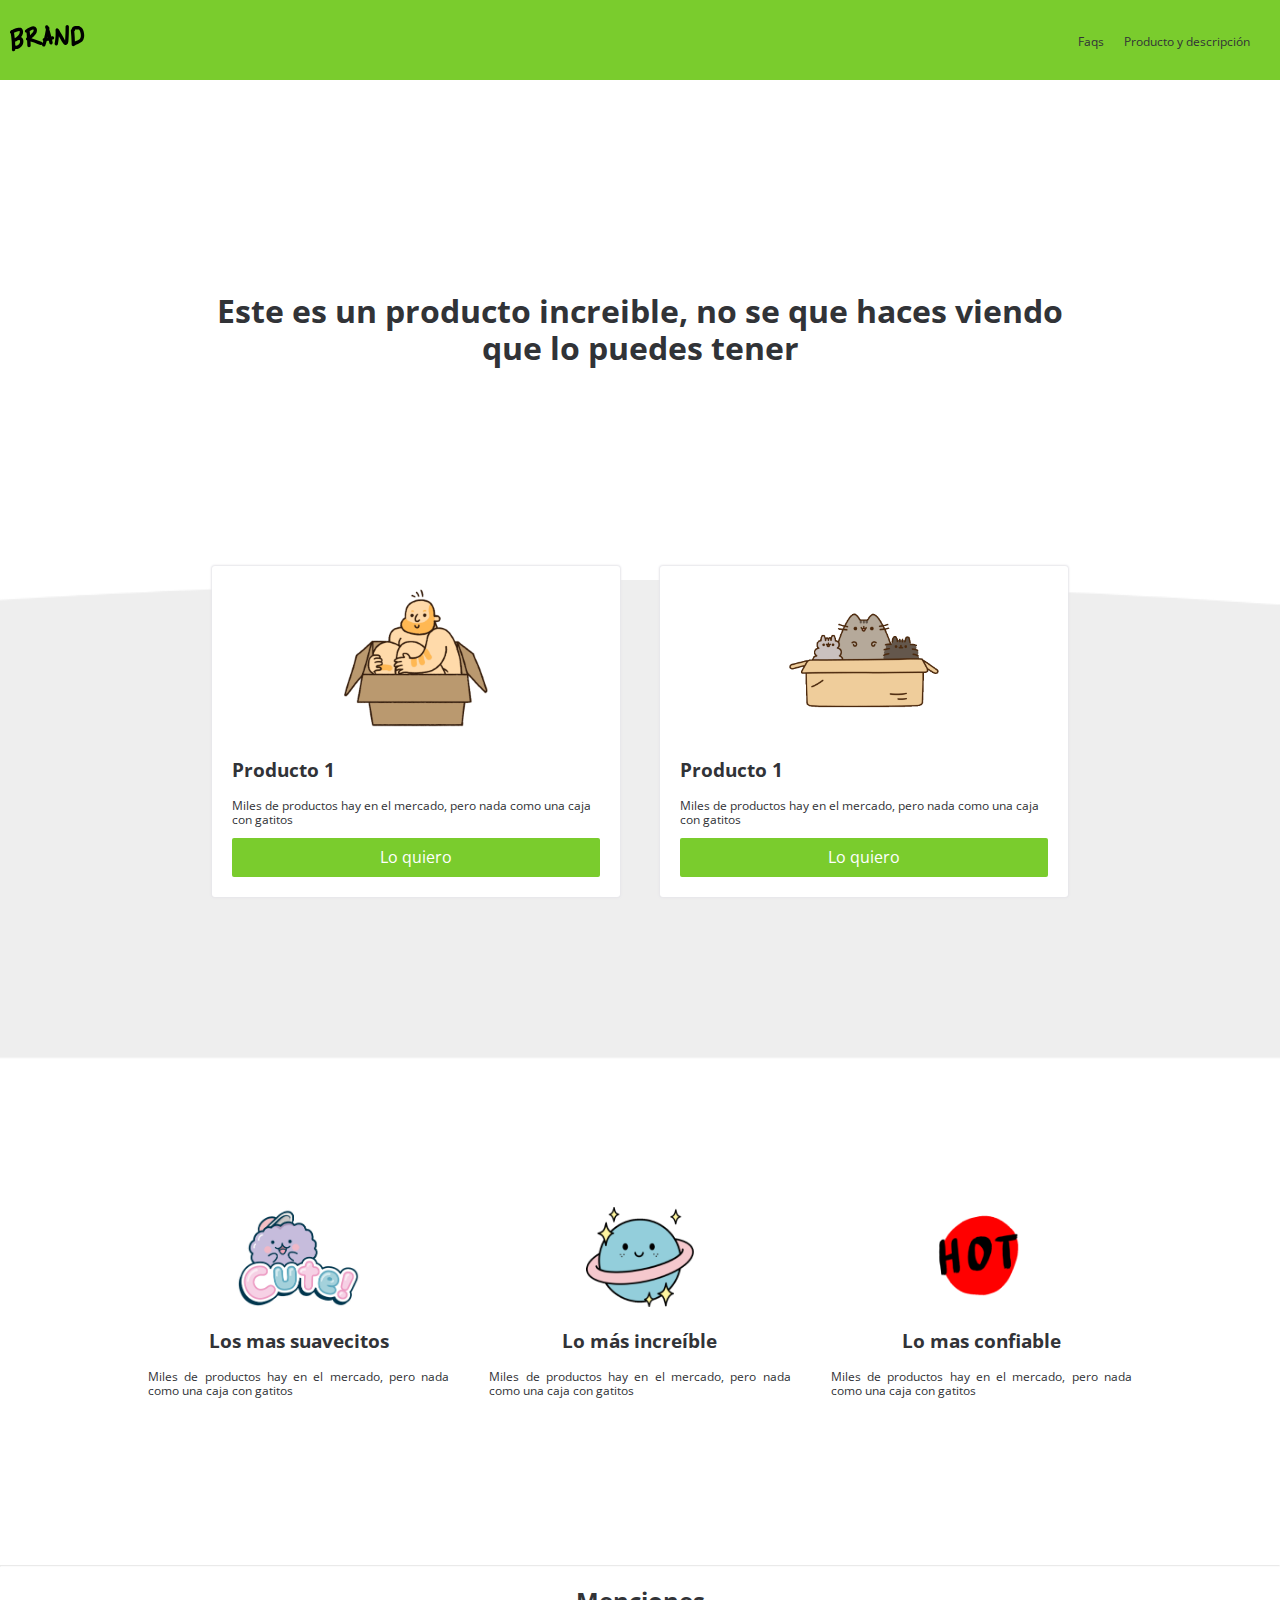
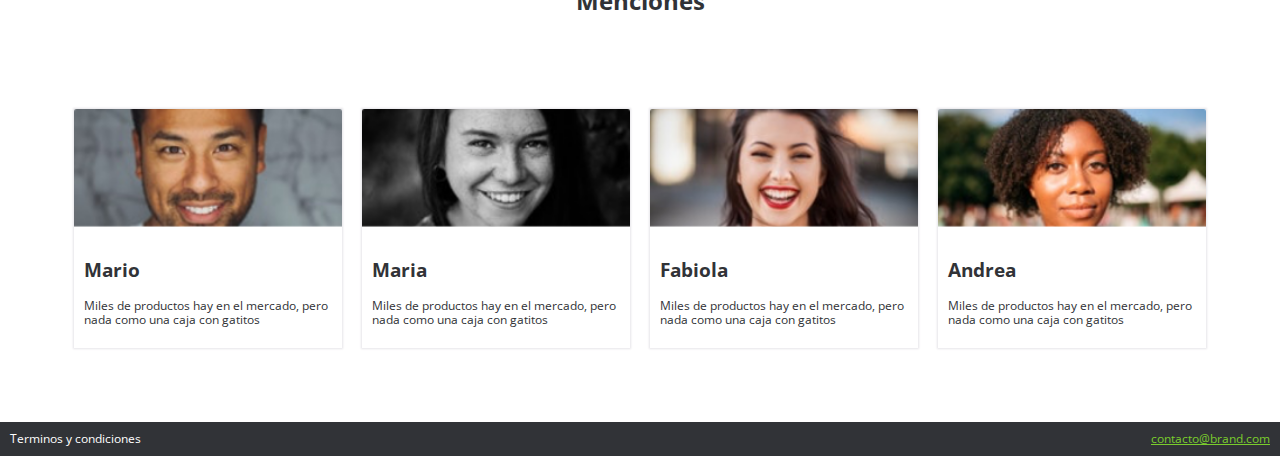
<file: index.html>
<!DOCTYPE html>
<html lang="en">
  <head>
    <meta charset="utf-8">
    <meta name="description" content="Este es un sitio de producto genial">
    <!-- Aqui podemos poner algún framework -->

    <!-- Aqui podemos poner algún framework -->
    <link rel="stylesheet" href="css/normalize.css">
    <link rel="stylesheet" href="css/estilos.css">
    <link rel="stylesheet" href="css/mobile.css">
    <link rel="stylesheet" href="css/animations.css">
    <title>BRAND📦</title>

  </head> <!-- Cierra head -->
  <body>
    <nav class="fadeInDown">
      <a href="#"><img src="images/logo.png" alt=""></a>
      <ul>
        <li>
          <a href="#">Faqs</a></li>
        <li>
          <a href="producto.html">Producto y descripción</a></li>
      </ul>
    </nav>
    <h1 class="main_section fadeIn">
      Este es un producto increible, no se que haces viendo que lo puedes tener
    </h1>
    <!-- Inicio productos -->
    <div class="products">
      <div class="product fadeInUp">
        <div class="content">
          <div class="image-product">
            <img src="images/box1.png" alt="">
          </div>
          <h3>Producto 1</h3>
          <p>Miles de productos hay en el mercado, pero nada como una caja con gatitos</p>
          <a href="venta.html">
            <button class="main_btn" href="venta.html">
            Lo quiero
            </button>
          </a>
        </div>
      </div>
      <div class="product fadeInUp">
        <div class="content">
          <div class="image-product">
            <img src="images/box2.png" alt="">
          </div>
          <h3>Producto 1</h3>
          <p>Miles de productos hay en el mercado, pero nada como una caja con gatitos</p>
          <a href="venta.html">
            <button class="main_btn" href="venta.html">
            Lo quiero
            </button>
          </a>
        </div>
      </div>
    </div>
    <!-- Fin productos -->
    <!-- Inicia beneficios -->
    <div class="beneficios">
      <div class="beneficio">
        <div class="content_beneficio">
          <img src="images/b1.png" alt="">
          <h3>Los mas suavecitos</h3>
          <p class="text_beneficio">
            Miles de productos hay en el mercado, pero nada como una caja con gatitos
          </p>
        </div>
      </div>
      <div class="beneficio">
        <div class="content_beneficio">
          <img src="images/b2.png" alt="">
          <h3>Lo más increíble</h3>
          <p class="text_beneficio">
            Miles de productos hay en el mercado, pero nada como una caja con gatitos
          </p>
        </div>
      </div>
      <div class="beneficio">
        <div class="content_beneficio">
          <img src="images/b3.png" alt="">
          <h3>Lo mas confiable</h3>
          <p class="text_beneficio">
            Miles de productos hay en el mercado, pero nada como una caja con gatitos
          </p>
        </div>
      </div>
    </div>
    <!-- Fin beneficios -->
    <hr>
    <!-- Inicia menciones -->
    <h2 class="mention_title">Menciones</h2>
    <div class="mentions">
      <div class="mention">
        <div class="content_mention">
          <img src="images/p1.png" alt="">
          <div class="text">
            <h3>Mario</h3>
            <p>Miles de productos hay en el mercado, pero nada como una caja con gatitos</p>
          </div>
        </div>
      </div>
      <div class="mention">
        <div class="content_mention">
          <img src="images/p2.png" alt="">
          <div class="text">
            <h3>Maria</h3>
            <p>Miles de productos hay en el mercado, pero nada como una caja con gatitos</p>
          </div>
        </div>
      </div>
      <div class="mention">
        <div class="content_mention">
          <img src="images/p3.png" alt="">
          <div class="text">
            <h3>Fabiola</h3>
            <p>Miles de productos hay en el mercado, pero nada como una caja con gatitos</p>
          </div>
        </div>
      </div>
      <div class="mention">
        <div class="content_mention">
          <img src="images/p4.png" alt="">
          <div class="text">
            <h3>Andrea</h3>
            <p>Miles de productos hay en el mercado, pero nada como una caja con gatitos</p>
          </div>
        </div>
      </div>
    </div>
    <!-- Fin de menciones -->
    <!-- Inicio de footer -->
    <footer>
      <div class="option">Terminos y condiciones</div>
      <div class="option contact"><a href="mailto:contacto@brand.com">contacto@brand.com</a></div>
    </footer>
    <!-- Fin de Footer -->

    <!-- Script -->
    <script src="scripts/script.js"></script>
  </body> <!-- Cierra body -->
</html> <!-- Cierra html -->
</file>
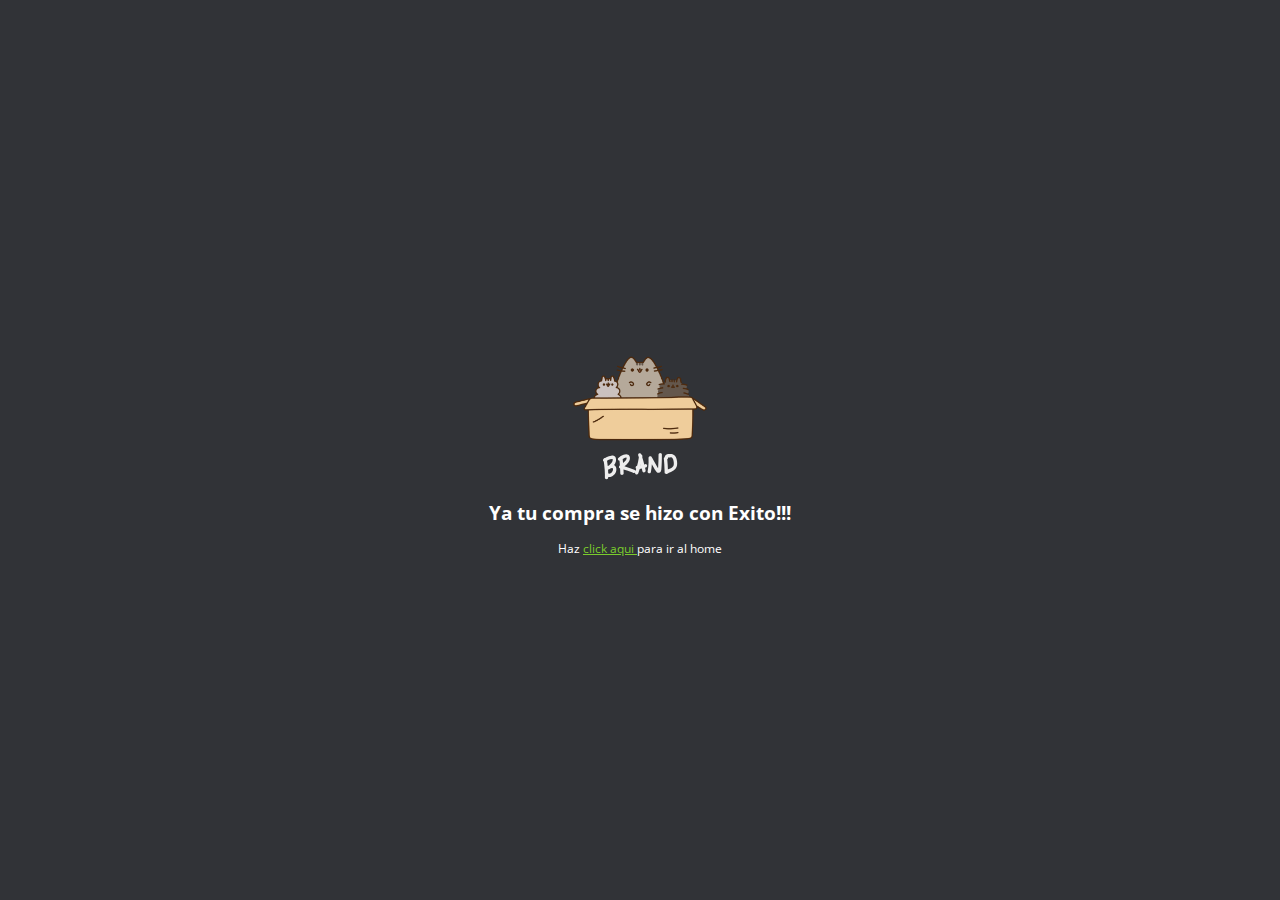
<file: exito.html>
<!DOCTYPE html>
<html lang="es">
<head>
  <meta charset="UTF-8">
  <meta name="viewport" content="width=device-width, initial-scale=1.0">
  <meta http-equiv="X-UA-Compatible" content="ie=edge">
  <link rel="stylesheet" href="css/normalize.css">
  <link rel="stylesheet" href="css/estilos.css">
  <link rel="stylesheet" href="css/animations.css">
  <link rel="stylesheet" href="css/paypal.css">
  <title>Exito</title>
</head>
<body>
  <div class="content_paypal">
    <img src="images/box_brand.png" alt="Box Brand">
    <h3>Ya tu compra se hizo con Exito!!!</h3>
    <p>Haz <a href="index.html">click aqui </a>para ir al home</p>
  </div>
</body>
</html>
</file>
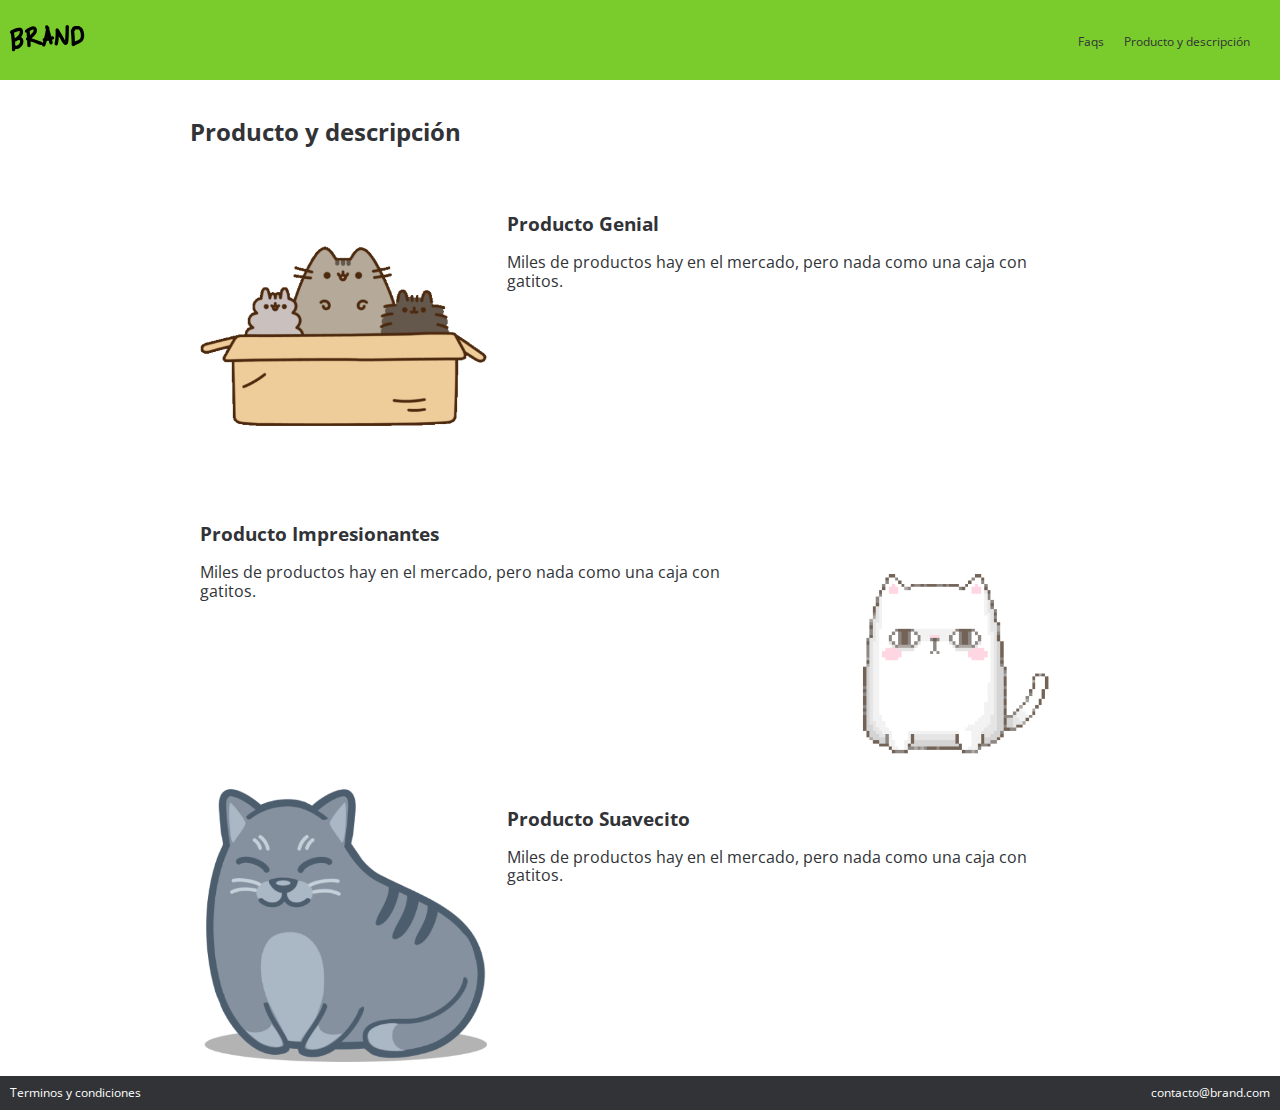
<file: producto.html>
<!DOCTYPE html>
<html lang="en">
  <head>
    <meta charset="utf-8">
    <meta name="description" content="Este es un sitio de producto genial">
    <link rel="stylesheet" href="css/normalize.css">
    <link rel="stylesheet" href="css/estilos.css">
    <link rel="stylesheet" href="css/animations.css">
    <link rel="stylesheet" href="css/grid.css">
    <title>BRAND📦</title>

  </head> <!-- Cierra head -->
  <body>
    <nav>
      <a href="index.html"><img src="images/logo.png" alt=""></a>
      <ul>
        <li>
          <a href="faqs.html">Faqs</a></li>
        <li>
          <a href="#">Producto y descripción</a></li>
      </ul>
    </nav>

    <!-- Empiezan beneficios -->

    <div class="container fadeIn">
      <br>
      <h2>Producto y descripción</h2>
      <br>
      <div class="row">
        <div class="col-4">
          <img src="images/ben1.png" alt="">
        </div>
        <div class="col-8">
          <h3>Producto Genial</h3>
          Miles de productos hay en el mercado, pero nada como una caja con gatitos.
        </div>
      </div>
      <div class="row">
        <div class="col-4 no-desk">
          <img src="images/ben2.png" alt="">
        </div>
        <div class="col-8">
          <h3>Producto Impresionantes</h3>
          Miles de productos hay en el mercado, pero nada como una caja con gatitos.
        </div>
        <div class="col-4 no-mobile">
          <img src="images/ben2.png" alt="">
        </div>
      </div>
      <div class="row">
        <div class="col-4">
          <img src="images/ben3.png" alt="">
        </div>
        <div class="col-8">
          <h3>Producto Suavecito</h3>
          Miles de productos hay en el mercado, pero nada como una caja con gatitos.
        </div>
      </div>
    </div>
    <!-- Empiezan beneficios -->



    <!-- Inicio de footer -->
    <footer>
      <div class="option">Terminos y condiciones</div>
      <div class="option">contacto@brand.com</div>
    </footer>
    <!-- Fin de Footer -->

    <!-- Script -->
    <script src="scripts/script.js"></script>
  </body> <!-- Cierra body -->
</html> <!-- Cierra html -->
</file>
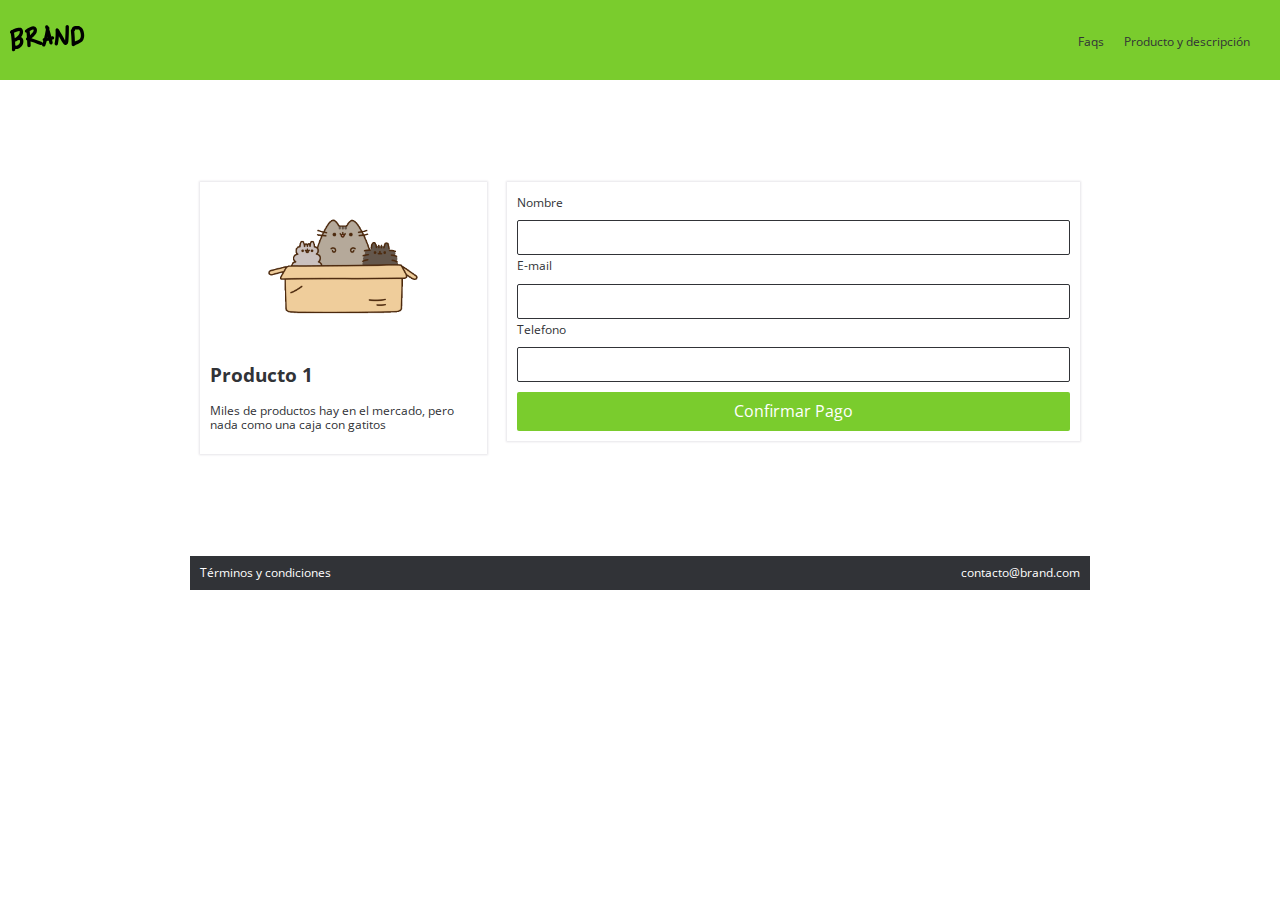
<file: venta.html>
<!DOCTYPE html>
<html lang="en">
  <head>
    <meta charset="utf-8">
    <meta name="description" content="Este es un sitio de producto genial">
    <link rel="stylesheet" href="css/normalize.css">
    <link rel="stylesheet" href="css/estilos.css">
    <link rel="stylesheet" href="css/animations.css">
    <link rel="stylesheet" href="css/grid.css">
    <title>BRAND📦</title>

  </head> <!-- Cierra head -->
  <body>
    <nav>
      <a href="index.html"><img src="images/logo.png" alt=""></a>
      <ul>
        <li>
          <a href="faqs.html">Faqs</a></li>
        <li>
          <a href="#">Producto y descripción</a></li>
      </ul>
    </nav>

    <!-- Empiezan Formulario Venta -->
    <br>
    <br>
    <br>
    <br>
    <br>
    <div class="container">

      <div class="row">
        <div class="col-4">
          <div class="modulo_pago">
            <div class="modulo_pago_images">
              <img src="images/box2.png" alt="">
            </div>
            <h3>
              Producto 1
            </h3>
            <p>
              Miles de productos hay en el mercado, pero nada como una caja con gatitos
            </p>
          </div>
        </div>
        <div class="col-8">
          <div class="modulo_pago">
              <form action="https://www.paypal.com/cgi-bin/webscr?cmd=_s-xclick&hosted_button_id=A5TAB85JP7YL4" method="post"><!-- Se utiliza post porque se esta mandando mas informacion junto con la compra que se quiere hacer -->
                <label for="name">Nombre</label>
                <br>
                <input type="text" placeholder="" name="name" class="data"> <!-- Placeholder es para colocar texto dentro del input -->
                <br>
                <label for="email">E-mail</label>
                <br>
                <input type="text" placeholder="" name="email" class="data">
                <br>
                <label for="phone">Telefono</label>
                <br>
                <input type="text" placeholder="" name="phone" class="data">
                <br>
                <input type="submit" name="submit" class="main_btn" value="Confirmar Pago">

              </form>
        </div>
      </div>

    </div>
    <br>
    <br>
    <br>
    <br>
    <br>


    <!-- Empiezan Formulario beneficios -->

    <!-- Inicio de footer -->
    <footer>
      <div class="option">Términos y condiciones</div>
      <div class="option">contacto@brand.com</div>
    </footer>
    <!-- Fin de Footer -->

    <!-- Script -->
    <script src="scripts/script.js"></script>
  </body> <!-- Cierra body -->
</html> <!-- Cierra html -->
</file>
<file: css/estilos.css>
/*
#  ·················
#  ··_______________
#  ·/·___/·___/·___/
#  /·/__(__··|__··)·
#  \___/____/____/··
#  ·················
*/
@import url('https://fonts.googleapis.com/css?family=Open+Sans:400,700');
/*------ Variables */
:root{
  /*------ Colores */
  --green-color: #7ACC2D;
  --black-color: #313337;
  --white-color: white;
  /*------ Tipografía */
  --normal:12px;
  /*------ Espaciado */
  --space:10px;
  --space-2:20px;
  /*------ Box shadow*/
  --box:0px 0 2px 1px #e6e5e9;
}

/* -------------------------------------------  */
html, body{
  margin:0;
  padding: 0;
  font-family: 'Open Sans', sans-serif;
  color: var(--black-color);
}

p, label{
  font-size: var(--normal);
}

label{
  padding-bottom: 5px; /*Debido que los input ya tienen un estilo predefinido, no permiten aplicar un nuevo padding. Para solucionarlo, ir al renglon 177*/
}
nav{
  display: flex;
  justify-content: space-between;
  align-items: center;
  padding: var(--space);
  min-height: 60px;
  background-color: var(--green-color);
}



nav a{
  text-decoration: none;
  color: var(--black-color);
  font-size: var(--normal);
}

nav a:hover{
  color: var(--white-color);
}

nav ul {
  display: flex;
}

nav ul li{
  padding-right: 20px;
  list-style: none;
}

hr{
  opacity: .2;
}

/* ------------------------------------------- MAIN SECTION */

.main_section{
  text-align: center;
  padding: 15%;
}

/* -------------------------------------------  PRODUCTOS */

.products{
  background-image: url("../images/curve.png");
  padding: 15%;
  background-position: center top;
  background-repeat: no-repeat;
  display: flex;
  height: 95px;
  background-size: cover;

}

.product{
  padding: 20px;
  margin-top: -226px;
}

.image-product{
  text-align: center;
}

.content{
  padding: 20px;
  background: var(--white-color);
  border-radius: 3px;
  box-shadow: 0px 0 2px 1px #e6e5e9;
}

.main_btn{
  padding: var(--space);
  background-color: var(--green-color);
  width: 100%;
  border: 0px;
  border-radius: 2px;
  cursor: pointer;
  color: var(--white-color);
}
.main_btn:hover{
  background-color: #63a426;
}

/* Beneficios */
.beneficios{
  padding: 10%;
  display: flex;
}

.beneficio{
  text-align: center;
  padding: 20px;
}

.beneficio img{
  max-height: 100px
}

.text_beneficio{
  text-align: justify;
}

/* Mentions */
.mentions{
  display: flex;
  padding: 5%;
}
.mention img{
  width: 100%;
}
h2.mention_title{
  text-align: center;
}
.mention{
  padding: var(--space);
}
.content_mention{
  box-shadow: 0px 0 2px 1px #e6e5e9;
}
.mention .text{
  padding: var(--space);
}
/* ------------------------------------------- Venta */

.modulo_pago{
background-color:var(--white-color);
box-shadow: var(--box);
padding:var(--space);
}

.modulo_pago_images{
  max-width: 150px;
  text-align: center;
  width: 100%;/*definir el porcentaje dentro del recuadro asignado de 150px*/
  margin:auto;/*centrar la imagen dentro del campo de 150px*/
}
.modulo_pago .main_btn{ /*Solo va a modificar los estilos del boton que esta dentro del formulario*/
  margin-top: 10px;
}

.data{
  margin-top: var(--space);  /*Espacio entre el input y el texto del renglon de abajo en el formulario de pago.*/
  width: 100%;/*permite que el input tome todo el 100% del espacio*/
  height: 35px; /*grosor del input*/
  border-radius: 2px; /*Esquinas redondeadas de los input*/
  border: 1px solid var(--black-color);/*quita la sombra del border radius y permite asignarle un formato distinto a la caja de texto del input*/
  box-sizing:border-box;/*Sirve para tomar referencia desde donde se va a tomar el 100% del espacio disponible.*/
}
/* ------------------------------------------- Footer */
footer{
  display: flex;
  justify-content: space-between;
  font-size: var(--normal);
  background-color: var(--black-color);
  padding: var(--space);
  color: var(--white-color);
}
.contact a{
  color:var(--green-color);
}
</file>
<file: css/mobile.css>
/*
#  ····················__····_·__···
#  ···____·___··____··/·/_··(_)·/__·
#  ··/·__·`__·\/·__·\/·__·\/·/·/·_·\
#  ·/·/·/·/·/·/·/_/·/·/_/·/·/·/··__/
#  /_/·/_/·/_/\____/_.___/_/_/\___/·
#  ································· */

@media (max-width: 650px) {

  .main_section{
    padding: 5%;
  }
  .products{
    display: block;
    height: auto;
    padding: 5%;
  }
  .product{
    margin-top: auto;
  }
  .beneficios{
    display: initial;
  }
  .mentions{
    display: initial;
  }
}
</file>
<file: css/animations.css>
/*
#  ···············_·················__··_·················
#  ··____·_____··(_)___·___··____·_/·/_(_)___··____··_____
#  ·/·__·`/·__·\/·/·__·`__·\/·__·`/·__/·/·__·\/·__·\/·___/
#  /·/_/·/·/·/·/·/·/·/·/·/·/·/_/·/·/_/·/·/_/·/·/·/·(__··)·
#  \__,_/_/·/_/_/_/·/_/·/_/\__,_/\__/_/\____/_/·/_/____/··
#  ·······················································
*/
/* https://daneden.github.io/animate.css/ */

.fadeIn{
  -webkit-animation-duration: 4s;
  animation-duration: 4s;
  -webkit-animation-fill-mode: both;
  animation-fill-mode: both;
  -webkit-animation-name: fadeIn;
  animation-name: fadeIn;
}

@keyframes fadeIn{
  from{
    opacity: 0;
  }
  to{
    opacity: 1;
  }
}

.fadeInDown{
  -webkit-animation-duration: 1s;
  animation-duration: 1s;
  -webkit-animation-fill-mode: both;
  animation-fill-mode: both;
  -webkit-animation-name: fadeInDown;
  animation-name: fadeInDown;
}

@-webkit-keyframes fadeInDown {
  from {
    opacity: 0;
    -webkit-transform: translate3d(0, -100%, 0);
    transform: translate3d(0, -100%, 0);
  }

  to {
    opacity: 1;
    -webkit-transform: translate3d(0, 0, 0);
    transform: translate3d(0, 0, 0);
  }
}

@keyframes fadeInDown {
  from {
    opacity: 0;
    -webkit-transform: translate3d(0, -100%, 0);
    transform: translate3d(0, -100%, 0);
  }

  to {
    opacity: 1;
    -webkit-transform: translate3d(0, 0, 0);
    transform: translate3d(0, 0, 0);
  }
}



.fadeInUp {
  -webkit-animation-duration: 1s;
  animation-duration: 1s;
  -webkit-animation-fill-mode: both;
  animation-fill-mode: both;
  -webkit-animation-name: fadeInUp;
  animation-name: fadeInUp;
}

@-webkit-keyframes fadeInUp {
  from {
    opacity: 0;
    -webkit-transform: translate3d(0, 100%, 0);
    transform: translate3d(0, 100%, 0);
  }

  to {
    opacity: 1;
    -webkit-transform: translate3d(0, 0, 0);
    transform: translate3d(0, 0, 0);
  }
}

@keyframes fadeInUp {
  from {
    opacity: 0;
    -webkit-transform: translate3d(0, 100%, 0);
    transform: translate3d(0, 100%, 0);
  }

  to {
    opacity: 1;
    -webkit-transform: translate3d(0, 0, 0);
    transform: translate3d(0, 0, 0);
  }
}
</file>
<file: css/paypal.css>
body {
  background-color: var(--black-color);
  text-align: center;
  color: var(--white-color);
  display:flex;
  justify-content: center;
  align-items: center;
  height: 100vh;/*Toma todo el tamaño de la pantalla*/
}
.content_paypal a{
  color: var(--green-color);

}
</file>
<file: css/grid.css>
.container{
  max-width: 900px;
  margin:auto;
}

/* Valor por columna = 8.3333333333 */

.row{
  display: flex;
}

.col-1{
  width: 8.3333333333%;
}
.col-2{
  width: 16.6666666666%;
}
.col-3{
  width: 24.9999999999%;
}
.col-4{
  width: 33.3333333332%;
}
.col-5{
  width: 41.6666666665%;
}
.col-6{
  width: 49.9999999998%;
}
.col-7{
  width: 58.3333333331%;
}
.col-8{
  width: 66.6666666664%;
}
.col-9{
  width: 74.9999999997%;
}
.col-10{
  width: 83.333333333%;
}
.col-11{
  width: 91.6666666663%;
}
.col-12{
  width: 100%;
}

.col-1,.col-2,.col-3,.col-4,.col-5,.col-6,.col-7,.col-8,.col-9,.col-10,.col-11,.col-12{
  padding: 10px;
}
.col-1 img,.col-2 img,.col-3 img,.col-4 img,.col-5 img,.col-6 img,.col-7 img,.col-8 img,.col-9 img,.col-10 img,.col-11 img,.col-12 img{
  width: 100%;
}

.no-desk{
  display: none;
}

@media (max-width:600px) {
  .container{
    padding: 30px;
  }
  .no-mobile{
    display: none
  }
  .no-desk{
    display: initial;
  }
  .row{
    display: inline;
    padding: 10px;
  }
  .col-1,.col-2,.col-3,.col-4,.col-5,.col-6,.col-7,.col-8,.col-9,.col-10,.col-11,.col-12{
    width: 100%;
    padding: 0px;
  }
}
</file>
